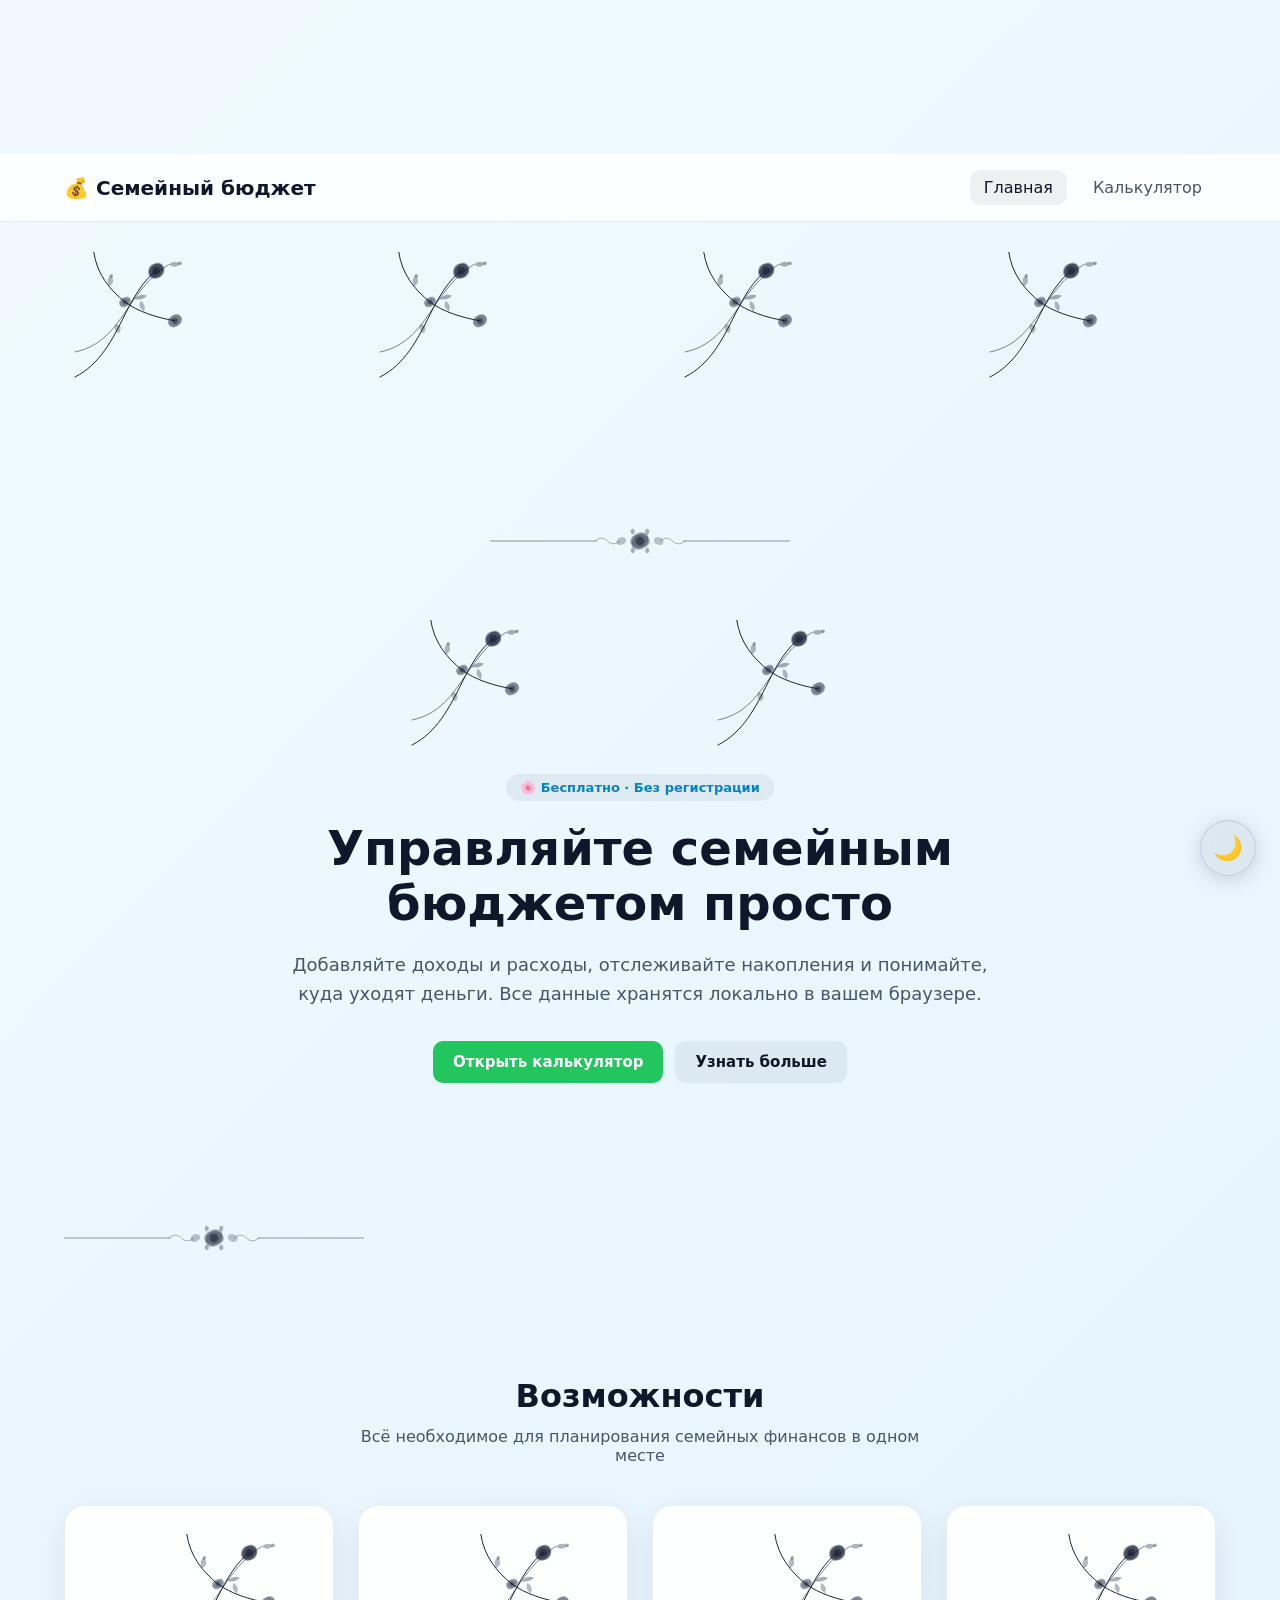
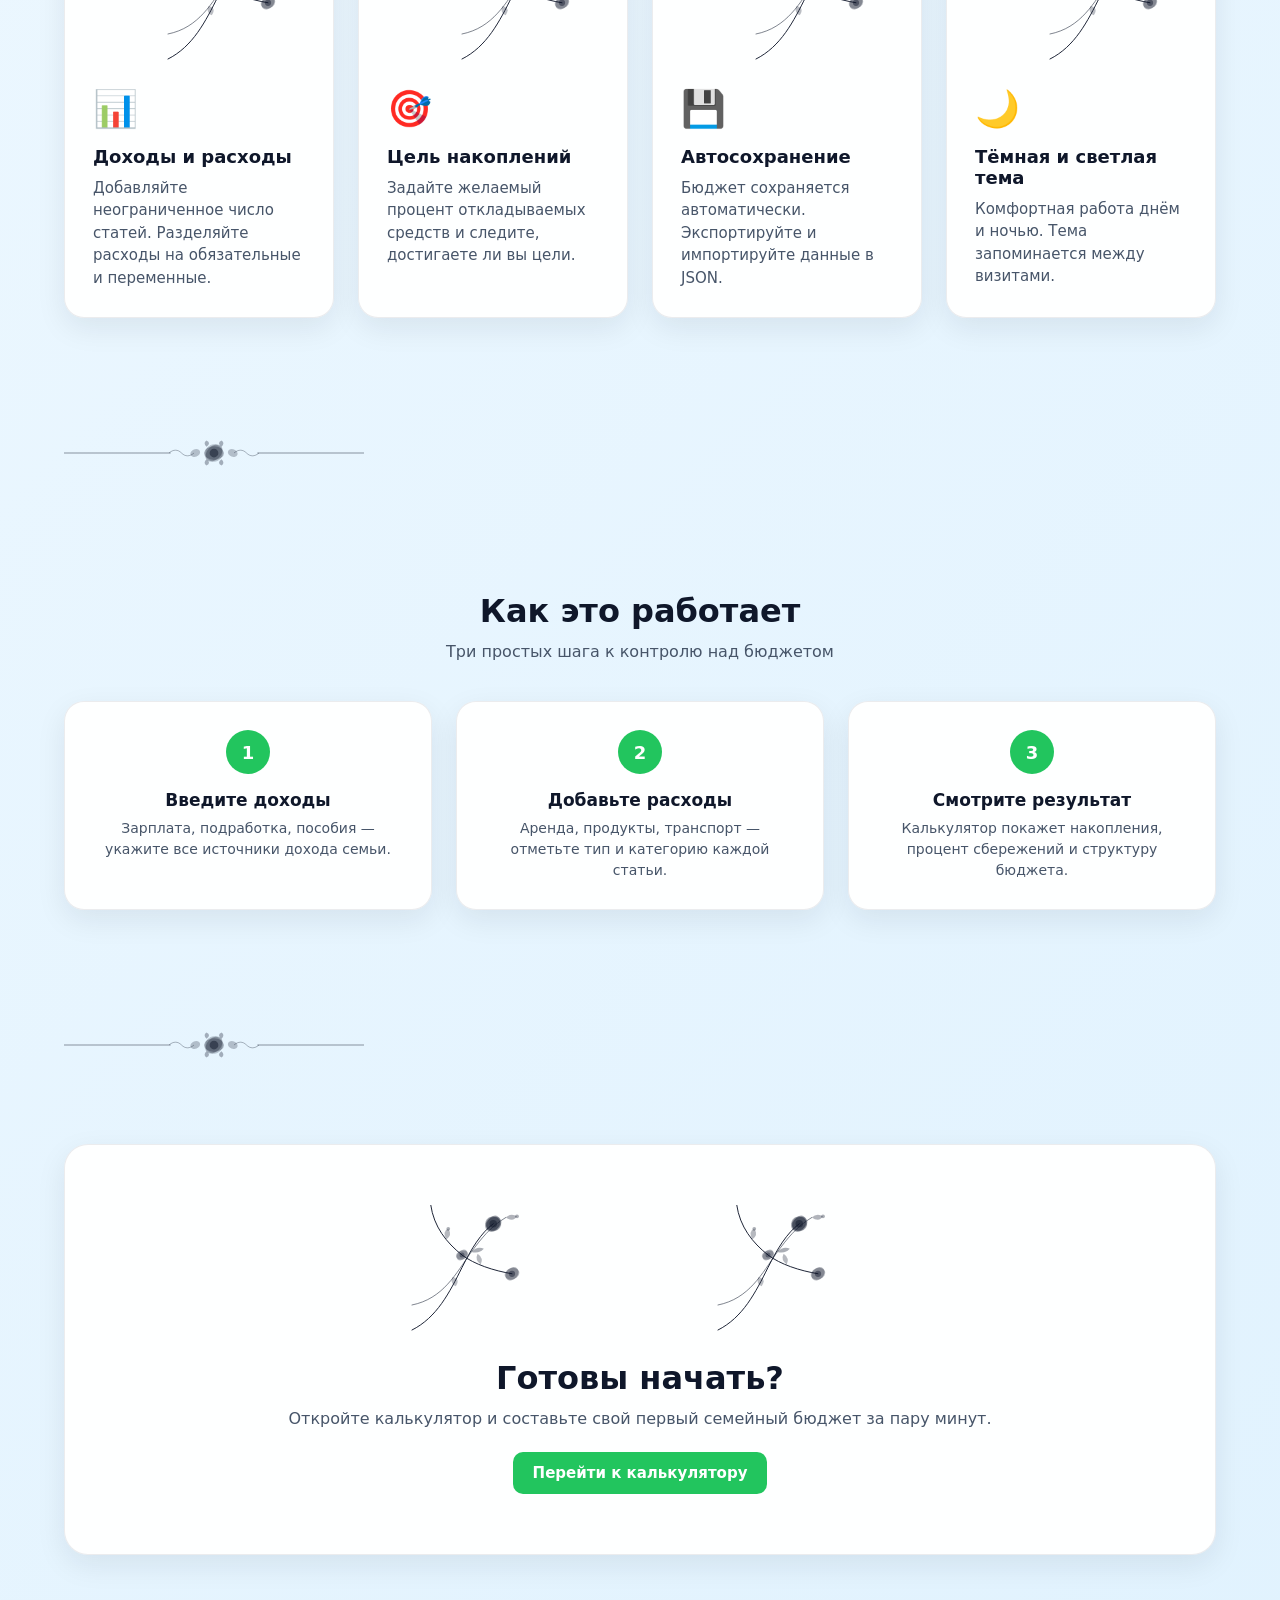
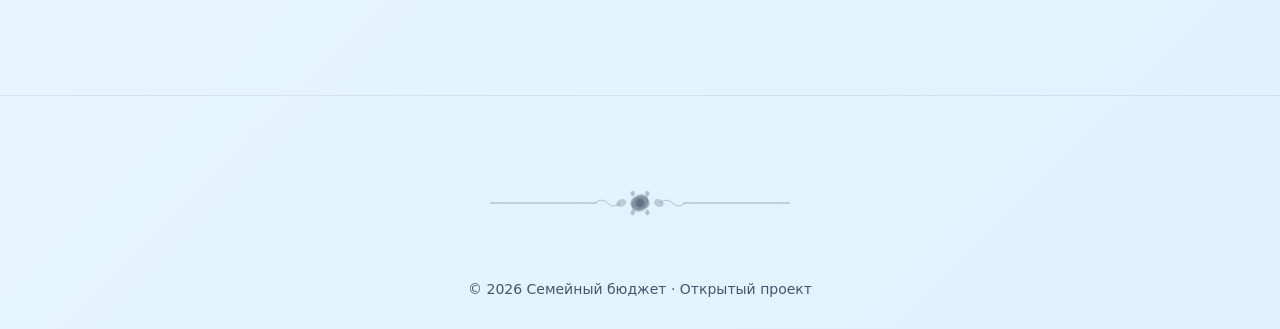
<file: калькулятор/index.html>
<!DOCTYPE html>
<html lang="ru" data-theme="dark">
<head>
    <meta charset="UTF-8">
    <meta name="viewport" content="width=device-width, initial-scale=1.0">
    <meta name="theme-color" content="#0f172a">
    <meta name="description" content="Простой калькулятор семейного бюджета — планируйте доходы, расходы и накопления без регистрации">
    <title>Семейный бюджет — управляйте финансами просто</title>
    <link rel="icon" href="assets/img/favicon.svg" type="image/svg+xml">
    <link rel="stylesheet" href="assets/css/common.css">
    <link rel="stylesheet" href="assets/css/landing.css">
    <link rel="stylesheet" href="assets/css/calculator.css">
</head>
<body class="landing-page">

<!-- SVG-спрайт: цветочный орнамент -->
<svg xmlns="http://www.w3.org/2000/svg" class="floral-sprite" aria-hidden="true">
    <defs>
        <symbol id="floral-corner" viewBox="0 0 240 240" fill="none">
            <path d="M0 200 C40 180 60 140 80 100 C95 70 110 45 130 30" stroke="currentColor" stroke-width="1.5" stroke-linecap="round"/>
            <path d="M0 160 C50 150 70 110 95 75 C110 55 125 35 150 20" stroke="currentColor" stroke-width="1.2" stroke-linecap="round" opacity="0.7"/>
            <path d="M30 0 C35 35 55 60 80 80 C100 95 130 105 160 110" stroke="currentColor" stroke-width="1.5" stroke-linecap="round"/>
            <ellipse cx="130" cy="30" rx="14" ry="10" transform="rotate(-30 130 30)" fill="currentColor" opacity="0.35"/>
            <ellipse cx="130" cy="30" rx="10" ry="14" transform="rotate(30 130 30)" fill="currentColor" opacity="0.35"/>
            <ellipse cx="130" cy="30" rx="12" ry="12" transform="rotate(75 130 30)" fill="currentColor" opacity="0.25"/>
            <ellipse cx="130" cy="30" rx="11" ry="13" transform="rotate(-75 130 30)" fill="currentColor" opacity="0.25"/>
            <circle cx="130" cy="30" r="6" fill="currentColor" opacity="0.5"/>
            <ellipse cx="160" cy="110" rx="12" ry="9" transform="rotate(-20 160 110)" fill="currentColor" opacity="0.3"/>
            <ellipse cx="160" cy="110" rx="9" ry="12" transform="rotate(40 160 110)" fill="currentColor" opacity="0.3"/>
            <circle cx="160" cy="110" r="5" fill="currentColor" opacity="0.45"/>
            <ellipse cx="80" cy="80" rx="10" ry="7" transform="rotate(-15 80 80)" fill="currentColor" opacity="0.28"/>
            <ellipse cx="80" cy="80" rx="7" ry="10" transform="rotate(45 80 80)" fill="currentColor" opacity="0.28"/>
            <circle cx="80" cy="80" r="4" fill="currentColor" opacity="0.4"/>
            <path d="M95 75 Q105 65 115 70 Q108 78 95 75Z" fill="currentColor" opacity="0.35"/>
            <path d="M55 55 Q48 42 58 38 Q65 48 55 55Z" fill="currentColor" opacity="0.3"/>
            <path d="M110 95 Q100 88 105 78 Q115 85 110 95Z" fill="currentColor" opacity="0.3"/>
            <path d="M70 130 Q60 125 65 115 Q78 118 70 130Z" fill="currentColor" opacity="0.28"/>
            <path d="M150 20 Q158 12 168 18 Q162 28 150 20Z" fill="currentColor" opacity="0.32"/>
            <circle cx="58" cy="38" r="3" fill="currentColor" opacity="0.35"/>
            <circle cx="168" cy="18" r="3" fill="currentColor" opacity="0.35"/>
        </symbol>
        <symbol id="floral-divider" viewBox="0 0 480 48" fill="none">
            <path d="M0 24 H170" stroke="currentColor" stroke-width="1.2" stroke-linecap="round" opacity="0.6"/>
            <path d="M310 24 H480" stroke="currentColor" stroke-width="1.2" stroke-linecap="round" opacity="0.6"/>
            <path d="M168 24 C175 18 182 18 188 24 C194 30 201 30 208 24" stroke="currentColor" stroke-width="1" opacity="0.5"/>
            <path d="M272 24 C279 18 286 18 292 24 C298 30 305 30 312 24" stroke="currentColor" stroke-width="1" opacity="0.5"/>
            <ellipse cx="240" cy="24" rx="16" ry="11" fill="currentColor" opacity="0.3"/>
            <ellipse cx="240" cy="24" rx="11" ry="16" transform="rotate(45 240 24)" fill="currentColor" opacity="0.3"/>
            <ellipse cx="240" cy="24" rx="14" ry="14" transform="rotate(22 240 24)" fill="currentColor" opacity="0.22"/>
            <circle cx="240" cy="24" r="7" fill="currentColor" opacity="0.5"/>
            <ellipse cx="210" cy="24" rx="8" ry="6" transform="rotate(-20 210 24)" fill="currentColor" opacity="0.25"/>
            <ellipse cx="270" cy="24" rx="8" ry="6" transform="rotate(20 270 24)" fill="currentColor" opacity="0.25"/>
            <path d="M228 14 Q222 8 228 4 Q236 8 228 14Z" fill="currentColor" opacity="0.32"/>
            <path d="M252 14 Q258 8 252 4 Q244 8 252 14Z" fill="currentColor" opacity="0.32"/>
            <path d="M228 34 Q222 40 228 44 Q236 40 228 34Z" fill="currentColor" opacity="0.32"/>
            <path d="M252 34 Q258 40 252 44 Q244 40 252 34Z" fill="currentColor" opacity="0.32"/>
        </symbol>
    </defs>
</svg>

<header class="site-header">
    <div class="site-header__inner">
        <a href="#" class="site-logo" data-nav="landing">💰 Семейный бюджет</a>
        <nav class="site-nav">
            <a href="#" data-nav="landing" class="is-active">Главная</a>
            <a href="#" data-nav="calculator">Калькулятор</a>
        </nav>
    </div>
</header>

<!-- Лендинг -->
<div id="view-landing" class="app-view is-active">
    <main class="page-landing">
        <div class="floral-ornaments" aria-hidden="true">
            <svg class="floral-ornament floral-ornament--tl"><use href="#floral-corner"/></svg>
            <svg class="floral-ornament floral-ornament--tr"><use href="#floral-corner"/></svg>
            <svg class="floral-ornament floral-ornament--bl"><use href="#floral-corner"/></svg>
            <svg class="floral-ornament floral-ornament--br"><use href="#floral-corner"/></svg>
        </div>

        <div class="container">
            <section class="hero">
                <svg class="section-ornament section-ornament--top" aria-hidden="true"><use href="#floral-divider"/></svg>

                <div class="hero__frame" aria-hidden="true">
                    <svg class="hero__frame-corner hero__frame-corner--tl"><use href="#floral-corner"/></svg>
                    <svg class="hero__frame-corner hero__frame-corner--tr"><use href="#floral-corner"/></svg>
                </div>

                <span class="hero__badge">🌸 Бесплатно · Без регистрации</span>
                <h1>Управляйте семейным бюджетом просто</h1>
                <p>
                    Добавляйте доходы и расходы, отслеживайте накопления и понимайте,
                    куда уходят деньги. Все данные хранятся локально в вашем браузере.
                </p>
                <div class="hero__actions">
                    <button type="button" class="btn" data-show-view="calculator">Открыть калькулятор</button>
                    <a href="#features" class="btn btn--secondary">Узнать больше</a>
                </div>
            </section>

            <svg class="section-ornament" aria-hidden="true"><use href="#floral-divider"/></svg>

            <section class="section" id="features">
                <h2 class="section-title">Возможности</h2>
                <p class="section-subtitle">Всё необходимое для планирования семейных финансов в одном месте</p>
                <div class="features">
                    <article class="feature-card">
                        <svg class="feature-card__floral" aria-hidden="true"><use href="#floral-corner"/></svg>
                        <div class="feature-card__icon">📊</div>
                        <h3>Доходы и расходы</h3>
                        <p>Добавляйте неограниченное число статей. Разделяйте расходы на обязательные и переменные.</p>
                    </article>
                    <article class="feature-card">
                        <svg class="feature-card__floral" aria-hidden="true"><use href="#floral-corner"/></svg>
                        <div class="feature-card__icon">🎯</div>
                        <h3>Цель накоплений</h3>
                        <p>Задайте желаемый процент откладываемых средств и следите, достигаете ли вы цели.</p>
                    </article>
                    <article class="feature-card">
                        <svg class="feature-card__floral" aria-hidden="true"><use href="#floral-corner"/></svg>
                        <div class="feature-card__icon">💾</div>
                        <h3>Автосохранение</h3>
                        <p>Бюджет сохраняется автоматически. Экспортируйте и импортируйте данные в JSON.</p>
                    </article>
                    <article class="feature-card">
                        <svg class="feature-card__floral" aria-hidden="true"><use href="#floral-corner"/></svg>
                        <div class="feature-card__icon">🌙</div>
                        <h3>Тёмная и светлая тема</h3>
                        <p>Комфортная работа днём и ночью. Тема запоминается между визитами.</p>
                    </article>
                </div>
            </section>

            <svg class="section-ornament" aria-hidden="true"><use href="#floral-divider"/></svg>

            <section class="section" id="how-it-works">
                <h2 class="section-title">Как это работает</h2>
                <p class="section-subtitle">Три простых шага к контролю над бюджетом</p>
                <div class="steps">
                    <article class="step">
                        <h3>Введите доходы</h3>
                        <p>Зарплата, подработка, пособия — укажите все источники дохода семьи.</p>
                    </article>
                    <article class="step">
                        <h3>Добавьте расходы</h3>
                        <p>Аренда, продукты, транспорт — отметьте тип и категорию каждой статьи.</p>
                    </article>
                    <article class="step">
                        <h3>Смотрите результат</h3>
                        <p>Калькулятор покажет накопления, процент сбережений и структуру бюджета.</p>
                    </article>
                </div>
            </section>

            <svg class="section-ornament" aria-hidden="true"><use href="#floral-divider"/></svg>

            <section class="cta">
                <svg class="cta__ornament cta__ornament--left" aria-hidden="true"><use href="#floral-corner"/></svg>
                <svg class="cta__ornament cta__ornament--right" aria-hidden="true"><use href="#floral-corner"/></svg>
                <h2>Готовы начать?</h2>
                <p>Откройте калькулятор и составьте свой первый семейный бюджет за пару минут.</p>
                <button type="button" class="btn" data-show-view="calculator">Перейти к калькулятору</button>
            </section>
        </div>
    </main>

    <footer class="site-footer">
        <svg class="section-ornament section-ornament--footer" aria-hidden="true"><use href="#floral-divider"/></svg>
        <p>© 2026 Семейный бюджет · Открытый проект</p>
    </footer>
</div>

<!-- Калькулятор -->
<div id="view-calculator" class="app-view" hidden>
    <main class="page-calculator">
        <div class="container">
            <h1>Калькулятор семейного бюджета</h1>

            <div class="toolbar">
                <button type="button" class="btn btn--secondary" id="exportBtn">📥 Экспорт JSON</button>
                <label class="btn btn--secondary" for="importInput">📤 Импорт JSON</label>
                <input type="file" id="importInput" accept=".json,application/json">
                <button type="button" class="btn btn--secondary" id="printBtn">🖨️ Печать</button>
                <button type="button" class="btn btn--danger" id="clearBtn">🗑️ Очистить</button>
            </div>

            <div class="goal-card">
                <label for="savingsGoal">Цель накоплений:</label>
                <input type="number" id="savingsGoal" value="20" min="0" max="100" step="1"> %
                <p class="goal-hint" id="goalHint">Укажите, какой процент дохода хотите откладывать.</p>
            </div>

            <div class="grid">
                <section class="card">
                    <h2>Доходы</h2>
                    <div id="incomeContainer"></div>
                    <button type="button" class="btn" id="addIncomeBtn">+ Добавить доход</button>
                </section>

                <section class="card">
                    <h2>Расходы</h2>
                    <div id="expenseContainer"></div>
                    <button type="button" class="btn" id="addExpenseBtn">+ Добавить расход</button>
                </section>
            </div>

            <section class="summary">
                <div class="result-grid">
                    <div class="result-card">
                        <div class="result-title">Общий доход</div>
                        <div class="result-value" id="totalIncome">0 ₽</div>
                    </div>
                    <div class="result-card">
                        <div class="result-title">Обязательные расходы</div>
                        <div class="result-value" id="fixedExpenses">0 ₽</div>
                    </div>
                    <div class="result-card">
                        <div class="result-title">Переменные расходы</div>
                        <div class="result-value" id="variableExpenses">0 ₽</div>
                    </div>
                    <div class="result-card">
                        <div class="result-title">Все расходы</div>
                        <div class="result-value" id="totalExpenses">0 ₽</div>
                    </div>
                    <div class="result-card">
                        <div class="result-title">Накопления</div>
                        <div class="result-value" id="savings">0 ₽</div>
                    </div>
                    <div class="result-card">
                        <div class="result-title">Процент накоплений</div>
                        <div class="result-value" id="savingsPercent">0%</div>
                    </div>
                </div>

                <div class="chart-card">
                    <h3>Структура бюджета</h3>
                    <div class="chart-bars" id="chartBars">
                        <div class="chart-empty">Добавьте доходы и расходы, чтобы увидеть диаграмму</div>
                    </div>
                </div>

                <div class="status" id="status">Введите данные</div>
                <p class="page-footer">Данные сохраняются автоматически в браузере</p>
            </section>
        </div>
    </main>
</div>

<button id="themeToggle" class="theme-toggle" type="button" aria-label="Переключить тему" title="Светлая тема">
    <span class="theme-toggle__icon" aria-hidden="true">☀️</span>
</button>

<script src="assets/js/theme.js"></script>
<script src="assets/js/calculator.js"></script>
<script src="assets/js/app.js"></script>
</body>
</html>
</file>
<file: калькулятор/assets/css/common.css>
:root,
[data-theme="dark"] {
    color-scheme: dark;
    --bg-gradient: linear-gradient(135deg, #0f172a, #1e293b);
    --text-primary: #ffffff;
    --text-secondary: #cbd5e1;
    --card-bg: rgba(255, 255, 255, 0.08);
    --card-shadow: 0 10px 30px rgba(0, 0, 0, 0.25);
    --card-border: transparent;
    --input-bg: #ffffff;
    --input-text: #111827;
    --select-bg: #ffffff;
    --select-text: #111827;
    --result-card-bg: #ffffff;
    --result-card-text: #111827;
    --result-title: #64748b;
    --positive: #16a34a;
    --negative: #dc2626;
    --btn-primary: #22c55e;
    --btn-primary-hover: #16a34a;
    --btn-secondary: rgba(255, 255, 255, 0.12);
    --btn-secondary-hover: rgba(255, 255, 255, 0.22);
    --btn-danger: #ef4444;
    --btn-danger-hover: #dc2626;
    --theme-toggle-bg: rgba(255, 255, 255, 0.12);
    --theme-toggle-hover: rgba(255, 255, 255, 0.22);
    --theme-toggle-border: rgba(255, 255, 255, 0.2);
    --header-bg: rgba(15, 23, 42, 0.6);
    --accent: #38bdf8;
}

[data-theme="light"] {
    color-scheme: light;
    --bg-gradient: linear-gradient(135deg, #f0f9ff, #e0f2fe);
    --text-primary: #0f172a;
    --text-secondary: #475569;
    --card-bg: rgba(255, 255, 255, 0.95);
    --card-shadow: 0 10px 30px rgba(15, 23, 42, 0.08);
    --card-border: rgba(15, 23, 42, 0.08);
    --input-bg: #f8fafc;
    --input-text: #0f172a;
    --select-bg: #f8fafc;
    --select-text: #0f172a;
    --result-card-bg: #ffffff;
    --result-card-text: #0f172a;
    --result-title: #64748b;
    --positive: #15803d;
    --negative: #b91c1c;
    --btn-primary: #22c55e;
    --btn-primary-hover: #16a34a;
    --btn-secondary: rgba(15, 23, 42, 0.06);
    --btn-secondary-hover: rgba(15, 23, 42, 0.12);
    --btn-danger: #ef4444;
    --btn-danger-hover: #dc2626;
    --theme-toggle-bg: rgba(15, 23, 42, 0.06);
    --theme-toggle-hover: rgba(15, 23, 42, 0.12);
    --theme-toggle-border: rgba(15, 23, 42, 0.12);
    --header-bg: rgba(255, 255, 255, 0.85);
    --accent: #0284c7;
}

* {
    margin: 0;
    padding: 0;
    box-sizing: border-box;
    font-family: 'Segoe UI', system-ui, sans-serif;
}

body {
    background: var(--bg-gradient);
    min-height: 100vh;
    color: var(--text-primary);
    transition: background 0.35s ease, color 0.35s ease;
}

.container {
    max-width: 1200px;
    margin: 0 auto;
    padding: 0 24px;
}

.site-header {
    position: sticky;
    top: 0;
    z-index: 100;
    backdrop-filter: blur(12px);
    background: var(--header-bg);
    border-bottom: 1px solid var(--card-border);
    margin-bottom: 30px;
}

.site-header__inner {
    max-width: 1200px;
    margin: 0 auto;
    padding: 16px 24px;
    display: flex;
    align-items: center;
    justify-content: space-between;
    gap: 16px;
}

.site-logo {
    font-size: 20px;
    font-weight: 700;
    color: var(--text-primary);
    text-decoration: none;
    display: flex;
    align-items: center;
    gap: 8px;
}

.site-nav {
    display: flex;
    align-items: center;
    gap: 12px;
}

.site-nav a {
    color: var(--text-secondary);
    text-decoration: none;
    font-weight: 500;
    padding: 8px 14px;
    border-radius: 10px;
    transition: color 0.2s, background 0.2s;
}

.app-view:not(.is-active) {
    display: none;
}

.site-nav a:hover,
.site-nav a.is-active {
    color: var(--text-primary);
    background: var(--btn-secondary);
}

.btn {
    display: inline-flex;
    align-items: center;
    justify-content: center;
    gap: 8px;
    background: var(--btn-primary);
    color: #fff;
    border: none;
    padding: 12px 20px;
    border-radius: 10px;
    cursor: pointer;
    font-weight: 600;
    font-size: 15px;
    text-decoration: none;
    transition: background 0.3s, transform 0.2s;
}

.btn:hover {
    background: var(--btn-primary-hover);
}

.btn:active {
    transform: scale(0.98);
}

.btn--secondary {
    background: var(--btn-secondary);
    color: var(--text-primary);
}

.btn--secondary:hover {
    background: var(--btn-secondary-hover);
}

.btn--danger {
    background: var(--btn-danger);
}

.btn--danger:hover {
    background: var(--btn-danger-hover);
}

.positive {
    color: var(--positive);
}

.negative {
    color: var(--negative);
}

.theme-toggle {
    position: fixed;
    right: 24px;
    bottom: 24px;
    z-index: 1000;
    width: 56px;
    height: 56px;
    padding: 0;
    border-radius: 50%;
    border: 1px solid var(--theme-toggle-border);
    background: var(--theme-toggle-bg);
    backdrop-filter: blur(8px);
    box-shadow: 0 4px 20px rgba(0, 0, 0, 0.15);
    display: flex;
    align-items: center;
    justify-content: center;
    cursor: pointer;
    transition: background 0.3s ease, transform 0.2s ease;
}

.theme-toggle:hover {
    background: var(--theme-toggle-hover);
    transform: scale(1.08);
}

.theme-toggle:active {
    transform: scale(0.96);
}

.theme-toggle__icon {
    font-size: 24px;
    line-height: 1;
}

@media (max-width: 640px) {
    .site-header__inner {
        flex-wrap: wrap;
    }

    .theme-toggle {
        right: 16px;
        bottom: 16px;
        width: 50px;
        height: 50px;
    }
}
</file>
<file: калькулятор/assets/css/landing.css>
.page-landing {
    padding-bottom: 100px;
}

.hero {
    text-align: center;
    padding: 60px 0 80px;
    max-width: 720px;
    margin: 0 auto;
}

.hero__badge {
    display: inline-block;
    padding: 6px 14px;
    border-radius: 999px;
    background: var(--btn-secondary);
    color: var(--accent);
    font-size: 13px;
    font-weight: 600;
    margin-bottom: 20px;
}

.hero h1 {
    font-size: clamp(32px, 5vw, 48px);
    line-height: 1.15;
    margin-bottom: 20px;
}

.hero p {
    font-size: 18px;
    color: var(--text-secondary);
    line-height: 1.6;
    margin-bottom: 32px;
}

.hero__actions {
    display: flex;
    flex-wrap: wrap;
    gap: 12px;
    justify-content: center;
}

.section {
    padding: 60px 0;
}

.section-title {
    text-align: center;
    font-size: clamp(26px, 3vw, 32px);
    margin-bottom: 12px;
}

.section-subtitle {
    text-align: center;
    color: var(--text-secondary);
    margin-bottom: 40px;
    max-width: 560px;
    margin-left: auto;
    margin-right: auto;
}

.features {
    display: grid;
    grid-template-columns: repeat(auto-fit, minmax(240px, 1fr));
    gap: 24px;
}

.feature-card {
    background: var(--card-bg);
    border: 1px solid var(--card-border);
    border-radius: 20px;
    padding: 28px;
    box-shadow: var(--card-shadow);
    transition: transform 0.2s;
}

.feature-card:hover {
    transform: translateY(-4px);
}

.feature-card__icon {
    font-size: 36px;
    margin-bottom: 16px;
}

.feature-card h3 {
    font-size: 18px;
    margin-bottom: 10px;
}

.feature-card p {
    color: var(--text-secondary);
    font-size: 15px;
    line-height: 1.5;
}

.steps {
    display: grid;
    grid-template-columns: repeat(auto-fit, minmax(220px, 1fr));
    gap: 24px;
    counter-reset: step;
}

.step {
    background: var(--card-bg);
    border: 1px solid var(--card-border);
    border-radius: 20px;
    padding: 28px;
    text-align: center;
    box-shadow: var(--card-shadow);
}

.step::before {
    counter-increment: step;
    content: counter(step);
    display: flex;
    align-items: center;
    justify-content: center;
    width: 44px;
    height: 44px;
    margin: 0 auto 16px;
    border-radius: 50%;
    background: var(--btn-primary);
    color: #fff;
    font-weight: 700;
    font-size: 18px;
}

.step h3 {
    margin-bottom: 8px;
    font-size: 17px;
}

.step p {
    color: var(--text-secondary);
    font-size: 14px;
    line-height: 1.5;
}

.cta {
    text-align: center;
    padding: 60px 24px;
    background: var(--card-bg);
    border: 1px solid var(--card-border);
    border-radius: 24px;
    box-shadow: var(--card-shadow);
    margin: 20px 0 40px;
}

.cta h2 {
    font-size: clamp(24px, 3vw, 32px);
    margin-bottom: 12px;
}

.cta p {
    color: var(--text-secondary);
    margin-bottom: 24px;
}

.site-footer {
    text-align: center;
    padding: 32px 24px;
    color: var(--text-secondary);
    font-size: 14px;
    border-top: 1px solid var(--card-border);
}

.site-footer a {
    color: var(--accent);
    text-decoration: none;
}

.site-footer a:hover {
    text-decoration: underline;
}
</file>
<file: калькулятор/assets/css/calculator.css>
.page-calculator {
    padding: 0 0 100px;
}

.page-calculator h1 {
    text-align: center;
    margin-bottom: 24px;
    font-size: clamp(28px, 4vw, 36px);
}

.toolbar {
    display: flex;
    flex-wrap: wrap;
    gap: 10px;
    justify-content: center;
    margin-bottom: 24px;
}

.toolbar .btn,
.toolbar label.btn {
    font-size: 14px;
    padding: 10px 16px;
}

.toolbar input[type="file"] {
    display: none;
}

.goal-card {
    background: var(--card-bg);
    border: 1px solid var(--card-border);
    border-radius: 16px;
    padding: 20px;
    margin-bottom: 24px;
    display: flex;
    flex-wrap: wrap;
    align-items: center;
    gap: 16px;
    box-shadow: var(--card-shadow);
}

.goal-card label {
    font-weight: 600;
}

.goal-card input {
    width: 80px;
    padding: 10px 12px;
    border: none;
    border-radius: 10px;
    background: var(--input-bg);
    color: var(--input-text);
    font-size: 16px;
}

.goal-hint {
    flex: 1;
    min-width: 200px;
    color: var(--text-secondary);
    font-size: 14px;
}

.grid {
    display: grid;
    grid-template-columns: 1fr 1fr;
    gap: 25px;
}

.card {
    background: var(--card-bg);
    backdrop-filter: blur(10px);
    border: 1px solid var(--card-border);
    border-radius: 20px;
    padding: 25px;
    box-shadow: var(--card-shadow);
    transition: background 0.35s ease, box-shadow 0.35s ease;
}

.card h2 {
    margin-bottom: 20px;
}

.item {
    display: flex;
    gap: 10px;
    margin-bottom: 10px;
}

.item input,
.item select {
    flex: 1;
    padding: 12px;
    border: none;
    border-radius: 10px;
    background: var(--input-bg);
    color: var(--input-text);
    transition: background 0.35s ease, color 0.35s ease;
}

.item select {
    flex: 0 0 auto;
    min-width: 130px;
    background: var(--select-bg);
    color: var(--select-text);
    cursor: pointer;
}

.item .expense-category {
    min-width: 120px;
}

.amount {
    max-width: 130px;
}

.remove-btn {
    background: var(--btn-danger);
    width: 45px;
    flex-shrink: 0;
    padding: 12px;
    border: none;
    border-radius: 10px;
    color: #fff;
    cursor: pointer;
    font-weight: 600;
}

.remove-btn:hover {
    background: var(--btn-danger-hover);
}

.card > .btn {
    margin-top: 4px;
}

.summary {
    margin-top: 30px;
}

.result-grid {
    display: grid;
    grid-template-columns: repeat(auto-fit, minmax(200px, 1fr));
    gap: 20px;
}

.result-card {
    background: var(--result-card-bg);
    color: var(--result-card-text);
    border-radius: 18px;
    padding: 20px;
    text-align: center;
    box-shadow: var(--card-shadow);
}

.result-title {
    font-size: 14px;
    color: var(--result-title);
    margin-bottom: 10px;
}

.result-value {
    font-size: clamp(22px, 3vw, 28px);
    font-weight: bold;
}

.chart-card {
    margin-top: 24px;
    background: var(--card-bg);
    border: 1px solid var(--card-border);
    border-radius: 20px;
    padding: 24px;
    box-shadow: var(--card-shadow);
}

.chart-card h3 {
    margin-bottom: 16px;
    font-size: 18px;
}

.chart-bars {
    display: flex;
    flex-direction: column;
    gap: 12px;
}

.chart-row {
    display: grid;
    grid-template-columns: 120px 1fr 80px;
    align-items: center;
    gap: 12px;
    font-size: 14px;
}

.chart-label {
    color: var(--text-secondary);
}

.chart-track {
    height: 12px;
    background: var(--btn-secondary);
    border-radius: 6px;
    overflow: hidden;
}

.chart-fill {
    height: 100%;
    border-radius: 6px;
    transition: width 0.4s ease;
}

.chart-fill--fixed { background: #ef4444; }
.chart-fill--variable { background: #f59e0b; }
.chart-fill--savings { background: var(--btn-primary); }

.chart-value {
    text-align: right;
    font-weight: 600;
    font-size: 13px;
}

.chart-empty {
    color: var(--text-secondary);
    text-align: center;
    padding: 20px;
}

.status {
    margin-top: 25px;
    text-align: center;
    font-size: 18px;
    font-weight: bold;
}

.page-footer {
    margin-top: 25px;
    text-align: center;
    color: var(--text-secondary);
    font-size: 14px;
}

@media (max-width: 900px) {
    .grid {
        grid-template-columns: 1fr;
    }

    .item {
        flex-direction: column;
    }

    .amount,
    .item select {
        max-width: 100%;
        min-width: 100%;
    }

    .chart-row {
        grid-template-columns: 1fr;
        gap: 6px;
    }

    .chart-value {
        text-align: left;
    }
}

@media print {
    .site-header,
    .theme-toggle,
    .toolbar,
    .remove-btn,
    .card > .btn,
    .goal-card input {
        display: none !important;
    }

    body {
        background: #fff;
        color: #000;
    }

    .card,
    .result-card,
    .chart-card {
        box-shadow: none;
        border: 1px solid #ddd;
    }
}
</file>
